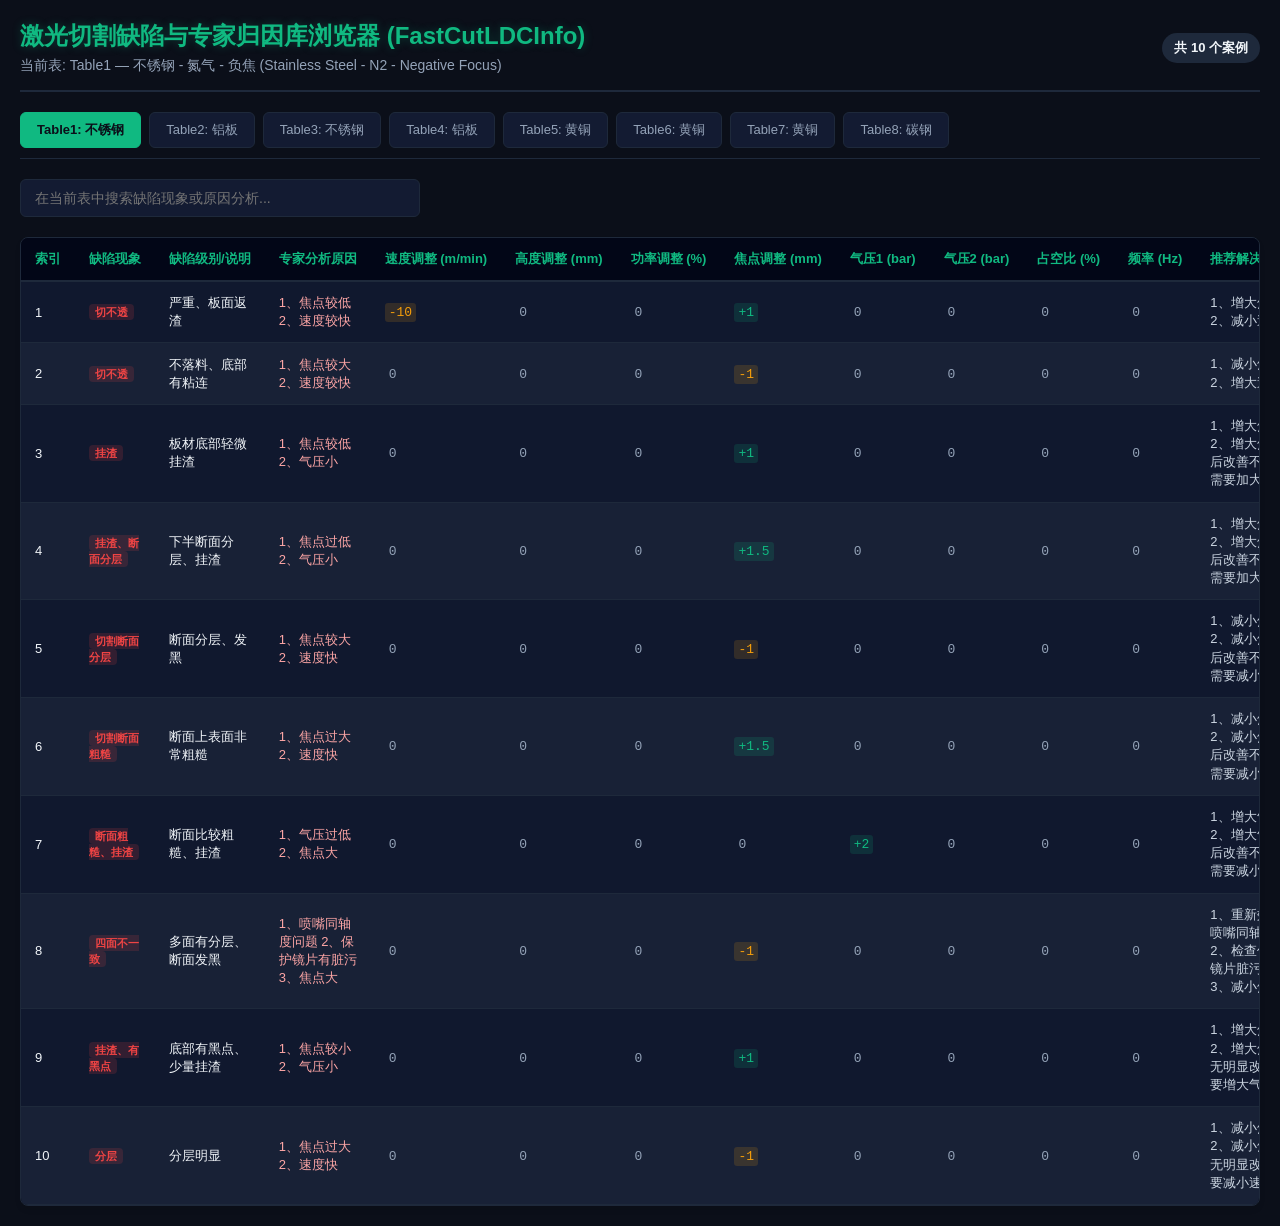
<file: data/FastCutLDCInfo_Viewer.html>
<!DOCTYPE html>
<html lang="zh-CN">
<head>
    <meta charset="UTF-8">
    <title>激光切割缺陷与专家归因库浏览器 (LDC Info Viewer)</title>
    <style>
        :root {
            --bg-color: #0b0f19;
            --panel-bg: #131b32;
            --accent-color: #10b981;
            --accent-hover: #059669;
            --text-main: #f1f5f9;
            --text-muted: #94a3b8;
            --border-color: #1e293b;
            --row-even: #1e293b70;
            --row-odd: #0f172a80;
            --table-header: #020617;
        }

        body {
            font-family: -apple-system, BlinkMacSystemFont, "Segoe UI", Roboto, "Helvetica Neue", Arial, sans-serif;
            background-color: var(--bg-color);
            color: var(--text-main);
            margin: 0;
            padding: 20px;
        }

        .container {
            max-width: 1300px;
            margin: 0 auto;
        }

        header {
            display: flex;
            justify-content: space-between;
            align-items: center;
            border-bottom: 2px solid var(--border-color);
            padding-bottom: 15px;
            margin-bottom: 20px;
        }

        header h1 {
            margin: 0;
            font-size: 24px;
            color: var(--accent-color);
            text-shadow: 0 0 10px rgba(16, 185, 129, 0.3);
        }

        .subtitle {
            color: var(--text-muted);
            font-size: 14px;
            margin-top: 5px;
        }

        /* Tabs menu */
        .tabs-menu {
            display: flex;
            flex-wrap: wrap;
            gap: 8px;
            margin-bottom: 20px;
            border-bottom: 1px solid var(--border-color);
            padding-bottom: 10px;
        }

        .tab-btn {
            background-color: var(--panel-bg);
            border: 1px solid var(--border-color);
            color: var(--text-muted);
            padding: 8px 16px;
            border-radius: 6px;
            cursor: pointer;
            font-size: 13px;
            font-weight: 500;
            transition: all 0.2s;
        }

        .tab-btn:hover {
            color: var(--text-main);
            border-color: var(--accent-color);
        }

        .tab-btn.active {
            background-color: var(--accent-color);
            color: #0b0f19;
            border-color: var(--accent-color);
            font-weight: bold;
        }

        /* Search input */
        .search-container {
            margin-bottom: 20px;
        }

        .search-container input {
            width: 100%;
            max-width: 400px;
            background-color: var(--panel-bg);
            border: 1px solid var(--border-color);
            color: var(--text-main);
            padding: 10px 14px;
            border-radius: 6px;
            font-size: 14px;
            outline: none;
            box-sizing: border-box;
        }

        .search-container input:focus {
            border-color: var(--accent-color);
        }

        /* Table container */
        .table-container {
            background-color: var(--panel-bg);
            border: 1px solid var(--border-color);
            border-radius: 8px;
            overflow-x: auto;
            box-shadow: 0 4px 6px -1px rgba(0, 0, 0, 0.1);
        }

        table {
            width: 100%;
            border-collapse: collapse;
            text-align: left;
            font-size: 13px;
        }

        th {
            background-color: var(--table-header);
            color: var(--accent-color);
            font-weight: bold;
            padding: 12px 14px;
            border-bottom: 2px solid var(--border-color);
            white-space: nowrap;
        }

        td {
            padding: 12px 14px;
            border-bottom: 1px solid var(--border-color);
        }

        tr:nth-child(even) {
            background-color: var(--row-even);
        }

        tr:nth-child(odd) {
            background-color: var(--row-odd);
        }

        tr:hover {
            background-color: rgba(16, 185, 129, 0.08);
        }

        .badge-defect {
            background-color: rgba(239, 68, 68, 0.15);
            color: #ef4444;
            padding: 2px 6px;
            border-radius: 4px;
            font-weight: bold;
            font-size: 11px;
        }
        
        .badge-offset {
            font-family: monospace;
            padding: 2px 4px;
            border-radius: 3px;
            font-weight: 500;
        }

        .offset-positive {
            background-color: rgba(16, 185, 129, 0.15);
            color: #10b981;
        }

        .offset-negative {
            background-color: rgba(245, 158, 11, 0.15);
            color: #f59e0b;
        }

        .offset-zero {
            color: var(--text-muted);
        }

        .text-advice {
            color: #cbd5e1;
            white-space: pre-line;
            line-height: 1.4;
        }
    </style>
</head>
<body>
    <div class="container">
        <header>
            <div>
                <h1>激光切割缺陷与专家归因库浏览器 (FastCutLDCInfo)</h1>
                <div class="subtitle" id="table-subtitle">读取自 data/FastCutLDCInfo.db • 包含 Table1 至 Table8 调参专家库</div>
            </div>
            <div id="stats-badge" style="background-color: var(--border-color); padding: 6px 12px; border-radius: 20px; font-size: 13px; font-weight: bold;">0 个案例</div>
        </header>

        <!-- Tabs Menu -->
        <div class="tabs-menu" id="tabs-container"></div>

        <!-- Search Bar -->
        <div class="search-container">
            <input type="text" id="search-input" placeholder="在当前表中搜索缺陷现象或原因分析..." oninput="filterData()">
        </div>

        <!-- Table -->
        <div class="table-container">
            <table>
                <thead>
                    <tr>
                        <th>索引</th>
                        <th>缺陷现象</th>
                        <th>缺陷级别/说明</th>
                        <th>专家分析原因</th>
                        <th>速度调整 (m/min)</th>
                        <th>高度调整 (mm)</th>
                        <th>功率调整 (%)</th>
                        <th>焦点调整 (mm)</th>
                        <th>气压1 (bar)</th>
                        <th>气压2 (bar)</th>
                        <th>占空比 (%)</th>
                        <th>频率 (Hz)</th>
                        <th>推荐解决方案</th>
                    </tr>
                </thead>
                <tbody id="table-body">
                    <!-- Dynamically populated -->
                </tbody>
            </table>
        </div>
    </div>

    <script>
        const database = {"Table1": {"title": "不锈钢 - 氮气 - 负焦 (Stainless Steel - N2 - Negative Focus)", "columns": ["tableIdx", "mainPhenomenon", "phenomenonLevel", "picPath", "description", "cutVelocity", "cutHeight", "laserPowerPercentage", "focusPostion", "gasPressure", "gasPressure2", "dutyCycle", "pulseFrequency", "para1", "para2", "para3", "para4", "para5", "text1", "text2", "text3", "text4", "text5"], "rows": [{"tableIdx": 1, "mainPhenomenon": "切不透", "phenomenonLevel": "严重、板面返渣", "picPath": "C:/Maxphotonics/LaserCut/FastCutPic/不锈钢-氮气-负焦-切不透-严重、板面返渣.JPG", "description": "1、焦点较低\n2、速度较快", "cutVelocity": -10.0, "cutHeight": 0.0, "laserPowerPercentage": 0.0, "focusPostion": 1.0, "gasPressure": 0.0, "gasPressure2": 0.0, "dutyCycle": 0.0, "pulseFrequency": 0.0, "para1": 0.0, "para2": 0.0, "para3": 0.0, "para4": 0.0, "para5": 0.0, "text1": "1、增大焦点\n2、减小速度", "text2": "", "text3": "", "text4": "", "text5": ""}, {"tableIdx": 2, "mainPhenomenon": "切不透", "phenomenonLevel": "不落料、底部有粘连", "picPath": "C:/Maxphotonics/LaserCut/FastCutPic/不锈钢-氮气-负焦-切不透-不落料、底部有粘连.JPG", "description": "1、焦点较大\n2、速度较快", "cutVelocity": 0.0, "cutHeight": 0.0, "laserPowerPercentage": 0.0, "focusPostion": -1.0, "gasPressure": 0.0, "gasPressure2": 0.0, "dutyCycle": 0.0, "pulseFrequency": 0.0, "para1": 0.0, "para2": 0.0, "para3": 0.0, "para4": 0.0, "para5": 0.0, "text1": "1、减小焦点\n2、增大速度", "text2": "", "text3": "", "text4": "", "text5": ""}, {"tableIdx": 3, "mainPhenomenon": "挂渣", "phenomenonLevel": "板材底部轻微挂渣", "picPath": "C:/Maxphotonics/LaserCut/FastCutPic/不锈钢-氮气-负焦-挂渣-板材底部轻微挂渣.JPG", "description": "1、焦点较低\n2、气压小", "cutVelocity": 0.0, "cutHeight": 0.0, "laserPowerPercentage": 0.0, "focusPostion": 1.0, "gasPressure": 0.0, "gasPressure2": 0.0, "dutyCycle": 0.0, "pulseFrequency": 0.0, "para1": 0.0, "para2": 0.0, "para3": 0.0, "para4": 0.0, "para5": 0.0, "text1": "1、增大焦点\n2、增大焦点后改善不明显需要加大气压", "text2": "", "text3": "", "text4": "", "text5": ""}, {"tableIdx": 4, "mainPhenomenon": "挂渣、断面分层", "phenomenonLevel": "下半断面分层、挂渣", "picPath": "C:/Maxphotonics/LaserCut/FastCutPic/不锈钢-氮气-负焦-挂渣、断面分层-下半断面分层、挂渣.JPG", "description": "1、焦点过低\n2、气压小", "cutVelocity": 0.0, "cutHeight": 0.0, "laserPowerPercentage": 0.0, "focusPostion": 1.5, "gasPressure": 0.0, "gasPressure2": 0.0, "dutyCycle": 0.0, "pulseFrequency": 0.0, "para1": 0.0, "para2": 0.0, "para3": 0.0, "para4": 0.0, "para5": 0.0, "text1": "1、增大焦点\n2、增大焦点后改善不明显需要加大气压", "text2": "", "text3": "", "text4": "", "text5": ""}, {"tableIdx": 5, "mainPhenomenon": "切割断面分层", "phenomenonLevel": "断面分层、发黑", "picPath": "C:/Maxphotonics/LaserCut/FastCutPic/不锈钢-氮气-负焦-切割断面分层-断面分层、发黑.JPG", "description": "1、焦点较大\n2、速度快", "cutVelocity": 0.0, "cutHeight": 0.0, "laserPowerPercentage": 0.0, "focusPostion": -1.0, "gasPressure": 0.0, "gasPressure2": 0.0, "dutyCycle": 0.0, "pulseFrequency": 0.0, "para1": 0.0, "para2": 0.0, "para3": 0.0, "para4": 0.0, "para5": 0.0, "text1": "1、减小焦点\n2、减小焦点后改善不明显需要减小速度", "text2": "", "text3": "", "text4": "", "text5": ""}, {"tableIdx": 6, "mainPhenomenon": "切割断面粗糙", "phenomenonLevel": "断面上表面非常粗糙", "picPath": "C:/Maxphotonics/LaserCut/FastCutPic/不锈钢-氮气-负焦-切割断面粗糙-断面上表面非常粗糙.JPG", "description": "1、焦点过大\n2、速度快", "cutVelocity": 0.0, "cutHeight": 0.0, "laserPowerPercentage": 0.0, "focusPostion": 1.5, "gasPressure": 0.0, "gasPressure2": 0.0, "dutyCycle": 0.0, "pulseFrequency": 0.0, "para1": 0.0, "para2": 0.0, "para3": 0.0, "para4": 0.0, "para5": 0.0, "text1": "1、减小焦点\n2、减小焦点后改善不明显需要减小速度", "text2": "", "text3": "", "text4": "", "text5": ""}, {"tableIdx": 7, "mainPhenomenon": "断面粗糙、挂渣", "phenomenonLevel": "断面比较粗糙、挂渣", "picPath": "C:/Maxphotonics/LaserCut/FastCutPic/不锈钢-氮气-负焦-断面粗糙、挂渣-断面比较粗糙、挂渣.JPG", "description": "1、气压过低\n2、焦点大", "cutVelocity": 0.0, "cutHeight": 0.0, "laserPowerPercentage": 0.0, "focusPostion": 0.0, "gasPressure": 2.0, "gasPressure2": 0.0, "dutyCycle": 0.0, "pulseFrequency": 0.0, "para1": 0.0, "para2": 0.0, "para3": 0.0, "para4": 0.0, "para5": 0.0, "text1": "1、增大气压\n2、增大气压后改善不明显需要减小焦点", "text2": "", "text3": "", "text4": "", "text5": ""}, {"tableIdx": 8, "mainPhenomenon": "四面不一致", "phenomenonLevel": "多面有分层、断面发黑", "picPath": "C:/Maxphotonics/LaserCut/FastCutPic/不锈钢-氮气-负焦-四面不一致-多面有分层、断面发黑.JPG", "description": "1、喷嘴同轴度问题\n2、保护镜片有脏污\n3、焦点大", "cutVelocity": 0.0, "cutHeight": 0.0, "laserPowerPercentage": 0.0, "focusPostion": -1.0, "gasPressure": 0.0, "gasPressure2": 0.0, "dutyCycle": 0.0, "pulseFrequency": 0.0, "para1": 0.0, "para2": 0.0, "para3": 0.0, "para4": 0.0, "para5": 0.0, "text1": "1、重新效准喷嘴同轴度\n2、检查保护镜片脏污\n3、减小焦点", "text2": "", "text3": "", "text4": "", "text5": ""}, {"tableIdx": 9, "mainPhenomenon": "挂渣、有黑点", "phenomenonLevel": "底部有黑点、少量挂渣", "picPath": "C:/Maxphotonics/LaserCut/FastCutPic/不锈钢-氮气-负焦-挂渣、有黑点-底部有黑点、少量挂渣.JPG", "description": "1、焦点较小\n2、气压小", "cutVelocity": 0.0, "cutHeight": 0.0, "laserPowerPercentage": 0.0, "focusPostion": 1.0, "gasPressure": 0.0, "gasPressure2": 0.0, "dutyCycle": 0.0, "pulseFrequency": 0.0, "para1": 0.0, "para2": 0.0, "para3": 0.0, "para4": 0.0, "para5": 0.0, "text1": "1、增大焦点\n2、增大焦点无明显改善需要增大气压", "text2": "", "text3": "", "text4": "", "text5": ""}, {"tableIdx": 10, "mainPhenomenon": "分层", "phenomenonLevel": "分层明显", "picPath": "C:/Maxphotonics/LaserCut/FastCutPic/不锈钢-氮气-负焦-分层-分层明显.JPG", "description": "1、焦点过大\n2、速度快", "cutVelocity": 0.0, "cutHeight": 0.0, "laserPowerPercentage": 0.0, "focusPostion": -1.0, "gasPressure": 0.0, "gasPressure2": 0.0, "dutyCycle": 0.0, "pulseFrequency": 0.0, "para1": 0.0, "para2": 0.0, "para3": 0.0, "para4": 0.0, "para5": 0.0, "text1": "1、减小焦点\n2、减小焦点无明显改善需要减小速度", "text2": "", "text3": "", "text4": "", "text5": ""}]}, "Table2": {"title": "铝板 - 氮气 - 负焦 (Aluminum - N2 - Negative Focus)", "columns": ["tableIdx", "mainPhenomenon", "phenomenonLevel", "picPath", "description", "cutVelocity", "cutHeight", "laserPowerPercentage", "focusPostion", "gasPressure", "gasPressure2", "dutyCycle", "pulseFrequency", "para1", "para2", "para3", "para4", "para5", "text1", "text2", "text3", "text4", "text5"], "rows": [{"tableIdx": 1, "mainPhenomenon": "挂渣、断面粗糙", "phenomenonLevel": "挂渣较多、断面粗糙", "picPath": "C:/Maxphotonics/LaserCut/FastCutPic/不锈钢-空气-负焦-挂渣、断面粗糙-挂渣较多、断面粗糙.JPG", "description": "1、气压过小\n2、速度小", "cutVelocity": 0.0, "cutHeight": 0.0, "laserPowerPercentage": 0.0, "focusPostion": 0.0, "gasPressure": 2.0, "gasPressure2": 0.0, "dutyCycle": 0.0, "pulseFrequency": 0.0, "para1": 0.0, "para2": 0.0, "para3": 0.0, "para4": 0.0, "para5": 0.0, "text1": "1、增大气压\n2、增大气压无明显改善需要增大速度", "text2": "", "text3": "", "text4": "", "text5": ""}, {"tableIdx": 2, "mainPhenomenon": "挂渣", "phenomenonLevel": "断面偏黑、底部挂渣", "picPath": "C:/Maxphotonics/LaserCut/FastCutPic/不锈钢-空气-负焦-挂渣-断面偏黑、底部挂渣.JPG", "description": "1、焦点偏小\n2、气压小", "cutVelocity": 0.0, "cutHeight": 0.0, "laserPowerPercentage": 0.0, "focusPostion": 1.0, "gasPressure": 0.0, "gasPressure2": 0.0, "dutyCycle": 0.0, "pulseFrequency": 0.0, "para1": 0.0, "para2": 0.0, "para3": 0.0, "para4": 0.0, "para5": 0.0, "text1": "1、增大焦点\n2、增大气压无明显改善需要增大气压", "text2": "", "text3": "", "text4": "", "text5": ""}, {"tableIdx": 3, "mainPhenomenon": "断面有凹痕", "phenomenonLevel": "断面有凹痕、颜色偏黑", "picPath": "C:/Maxphotonics/LaserCut/FastCutPic/不锈钢-空气-负焦-断面有凹痕-断面有凹痕、颜色偏黑.JPG", "description": "1、气压过大、氧化反应过剩\n2、焦点较大", "cutVelocity": 0.0, "cutHeight": 0.0, "laserPowerPercentage": 0.0, "focusPostion": 0.0, "gasPressure": -2.0, "gasPressure2": 0.0, "dutyCycle": 0.0, "pulseFrequency": 0.0, "para1": 0.0, "para2": 0.0, "para3": 0.0, "para4": 0.0, "para5": 0.0, "text1": "1、减小气压\n2、减小焦点", "text2": "", "text3": "", "text4": "", "text5": ""}, {"tableIdx": 4, "mainPhenomenon": "切不透", "phenomenonLevel": "切不透、反渣", "picPath": "C:/Maxphotonics/LaserCut/FastCutPic/不锈钢-空气-负焦-切不透-切不透、反渣.JPG", "description": "1、速度过快\n2、焦点过大", "cutVelocity": -10.0, "cutHeight": 0.0, "laserPowerPercentage": 0.0, "focusPostion": 0.0, "gasPressure": 0.0, "gasPressure2": 0.0, "dutyCycle": 0.0, "pulseFrequency": 0.0, "para1": 0.0, "para2": 0.0, "para3": 0.0, "para4": 0.0, "para5": 0.0, "text1": "1、减小速度\n2、减小焦点", "text2": "", "text3": "", "text4": "", "text5": ""}, {"tableIdx": 5, "mainPhenomenon": "挂渣", "phenomenonLevel": "挂渣严重、底部偏黑", "picPath": "C:/Maxphotonics/LaserCut/FastCutPic/不锈钢-空气-负焦-挂渣-挂渣严重、底部偏黑.JPG", "description": "1、速度较慢\n2、气压小", "cutVelocity": 10.0, "cutHeight": 0.0, "laserPowerPercentage": 0.0, "focusPostion": 0.0, "gasPressure": 0.0, "gasPressure2": 0.0, "dutyCycle": 0.0, "pulseFrequency": 0.0, "para1": 0.0, "para2": 0.0, "para3": 0.0, "para4": 0.0, "para5": 0.0, "text1": "1、增大速度\n2、增大速度无明显改善需要增大气压", "text2": "", "text3": "", "text4": "", "text5": ""}]}, "Table3": {"title": "不锈钢 - 氮气 - 负焦2 (Stainless Steel - N2 - Negative Focus 2)", "columns": ["tableIdx", "mainPhenomenon", "phenomenonLevel", "picPath", "description", "cutVelocity", "cutHeight", "laserPowerPercentage", "focusPostion", "gasPressure", "gasPressure2", "dutyCycle", "pulseFrequency", "para1", "para2", "para3", "para4", "para5", "text1", "text2", "text3", "text4", "text5"], "rows": [{"tableIdx": 1, "mainPhenomenon": "挂渣", "phenomenonLevel": "背面挂渣较多", "picPath": "C:/Maxphotonics/LaserCut/FastCutPic/碳钢-空气-负焦-挂渣-背面挂渣较多.JPG", "description": "1、焦点过大\n2、气压小", "cutVelocity": 0.0, "cutHeight": 0.0, "laserPowerPercentage": 0.0, "focusPostion": -1.0, "gasPressure": 0.0, "gasPressure2": 0.0, "dutyCycle": 0.0, "pulseFrequency": 0.0, "para1": 0.0, "para2": 0.0, "para3": 0.0, "para4": 0.0, "para5": 0.0, "text1": "1、减小焦点\n2、调低焦点无明显改善需要增大气压", "text2": "", "text3": "", "text4": "", "text5": ""}, {"tableIdx": 2, "mainPhenomenon": "切不透", "phenomenonLevel": "切不透反渣", "picPath": "C:/Maxphotonics/LaserCut/FastCutPic/碳钢-空气-负焦-切不透-切不透反渣.JPG", "description": "1、焦点过小\n2、气压过大\n3、焦点过大\n4、速度过快", "cutVelocity": 0.0, "cutHeight": 0.0, "laserPowerPercentage": 0.0, "focusPostion": 1.0, "gasPressure": 0.0, "gasPressure2": 0.0, "dutyCycle": 0.0, "pulseFrequency": 0.0, "para1": 0.0, "para2": 0.0, "para3": 0.0, "para4": 0.0, "para5": 0.0, "text1": "1、增大焦点\n2、减小气压\n3、减小焦点\n4、减小速度", "text2": "", "text3": "", "text4": "", "text5": ""}, {"tableIdx": 3, "mainPhenomenon": "挂渣", "phenomenonLevel": "挂硬渣很难去除", "picPath": "C:/Maxphotonics/LaserCut/FastCutPic/碳钢-空气-负焦-挂渣-挂硬渣很难去除.JPG", "description": "1、速度慢\n2、气压小", "cutVelocity": 10.0, "cutHeight": 0.0, "laserPowerPercentage": 0.0, "focusPostion": 0.0, "gasPressure": 0.0, "gasPressure2": 0.0, "dutyCycle": 0.0, "pulseFrequency": 0.0, "para1": 0.0, "para2": 0.0, "para3": 0.0, "para4": 0.0, "para5": 0.0, "text1": "1、增大速度\n2、增大速度无明显改善需要增大气压", "text2": "", "text3": "", "text4": "", "text5": ""}, {"tableIdx": 4, "mainPhenomenon": "挂渣", "phenomenonLevel": "挂渣稍多", "picPath": "C:/Maxphotonics/LaserCut/FastCutPic/碳钢-空气-负焦-挂渣-挂渣稍多.JPG", "description": "1、气压较小\n2、速度慢", "cutVelocity": 0.0, "cutHeight": 0.0, "laserPowerPercentage": 0.0, "focusPostion": 0.0, "gasPressure": 2.0, "gasPressure2": 0.0, "dutyCycle": 0.0, "pulseFrequency": 0.0, "para1": 0.0, "para2": 0.0, "para3": 0.0, "para4": 0.0, "para5": 0.0, "text1": "1、增大气压\n2、增大气压无明显改善需要增大速度", "text2": "", "text3": "", "text4": "", "text5": ""}]}, "Table4": {"title": "铝板 - 氮气 - 负焦2 (Aluminum - N2 - Negative Focus 2)", "columns": ["tableIdx", "mainPhenomenon", "phenomenonLevel", "picPath", "description", "cutVelocity", "cutHeight", "laserPowerPercentage", "focusPostion", "gasPressure", "gasPressure2", "dutyCycle", "pulseFrequency", "para1", "para2", "para3", "para4", "para5", "text1", "text2", "text3", "text4", "text5"], "rows": [{"tableIdx": 1, "mainPhenomenon": "断面分层、粗糙", "phenomenonLevel": "断面分层、比较粗糙", "picPath": "C:/Maxphotonics/LaserCut/FastCutPic/铝板-空气-负焦-标准-效果较好.JPG", "description": "1、焦点过小\n2、气压较低", "cutVelocity": 0.0, "cutHeight": 0.0, "laserPowerPercentage": 0.0, "focusPostion": 1.5, "gasPressure": 0.0, "gasPressure2": 0.0, "dutyCycle": 0.0, "pulseFrequency": 0.0, "para1": 0.0, "para2": 0.0, "para3": 0.0, "para4": 0.0, "para5": 0.0, "text1": "1、增大焦点\n2、增大气压", "text2": "", "text3": "", "text4": "", "text5": ""}, {"tableIdx": 2, "mainPhenomenon": "粗糙", "phenomenonLevel": "断面非常粗糙", "picPath": "C:/Maxphotonics/LaserCut/FastCutPic/铝板-空气-负焦-断面分层、粗糙-断面分层，比较粗糙.JPG", "description": "1、焦点过大\n2、速度快", "cutVelocity": 0.0, "cutHeight": 0.0, "laserPowerPercentage": 0.0, "focusPostion": -1.0, "gasPressure": 0.0, "gasPressure2": 0.0, "dutyCycle": 0.0, "pulseFrequency": 0.0, "para1": 0.0, "para2": 0.0, "para3": 0.0, "para4": 0.0, "para5": 0.0, "text1": "1、减小焦点\n2、减小焦点无明显改善需要减小速度", "text2": "", "text3": "", "text4": "", "text5": ""}, {"tableIdx": 3, "mainPhenomenon": "断面分层、轻微挂渣", "phenomenonLevel": "断面分层、转角挂渣", "picPath": "C:/Maxphotonics/LaserCut/FastCutPic/铝板-空气-负焦-粗糙-断面非常粗糙.JPG", "description": "1、气压偏低\n2、焦点小", "cutVelocity": 0.0, "cutHeight": 0.0, "laserPowerPercentage": 0.0, "focusPostion": 0.0, "gasPressure": 2.0, "gasPressure2": 0.0, "dutyCycle": 0.0, "pulseFrequency": 0.0, "para1": 0.0, "para2": 0.0, "para3": 0.0, "para4": 0.0, "para5": 0.0, "text1": "1、增大气压\n2、增大气压无明显改善需要增大焦点", "text2": "", "text3": "", "text4": "", "text5": ""}, {"tableIdx": 4, "mainPhenomenon": "切割不稳定", "phenomenonLevel": "断面纹路很斜", "picPath": "C:/Maxphotonics/LaserCut/FastCutPic/铝板-空气-负焦-断面分层、轻微挂渣-断面分层、转角挂渣.JPG", "description": "1、速度过快\n2、气压过大", "cutVelocity": -10.0, "cutHeight": 0.0, "laserPowerPercentage": 0.0, "focusPostion": 0.0, "gasPressure": 0.0, "gasPressure2": 0.0, "dutyCycle": 0.0, "pulseFrequency": 0.0, "para1": 0.0, "para2": 0.0, "para3": 0.0, "para4": 0.0, "para5": 0.0, "text1": "1、减小速度\n2、减小气压", "text2": "", "text3": "", "text4": "", "text5": ""}, {"tableIdx": 5, "mainPhenomenon": "挂渣", "phenomenonLevel": "轻微挂渣、底部纹路", "picPath": "C:/Maxphotonics/LaserCut/FastCutPic/铝板-空气-负焦-切割不稳定-断面纹路很斜.JPG", "description": "1、焦点较小\n2、气压较低", "cutVelocity": 0.0, "cutHeight": 0.0, "laserPowerPercentage": 0.0, "focusPostion": 1.0, "gasPressure": 0.0, "gasPressure2": 0.0, "dutyCycle": 0.0, "pulseFrequency": 0.0, "para1": 0.0, "para2": 0.0, "para3": 0.0, "para4": 0.0, "para5": 0.0, "text1": "1、增大焦点\n2、增大气压", "text2": "", "text3": "", "text4": "", "text5": ""}, {"tableIdx": 6, "mainPhenomenon": "纹路不垂直", "phenomenonLevel": "纹路呈圆弧状不垂直", "picPath": "C:/Maxphotonics/LaserCut/FastCutPic/铝板-空气-负焦-挂渣-轻微挂渣、底部纹路.JPG", "description": "1、速度过慢", "cutVelocity": 20.0, "cutHeight": 0.0, "laserPowerPercentage": 0.0, "focusPostion": 0.0, "gasPressure": 0.0, "gasPressure2": 0.0, "dutyCycle": 0.0, "pulseFrequency": 0.0, "para1": 0.0, "para2": 0.0, "para3": 0.0, "para4": 0.0, "para5": 0.0, "text1": "1、增大速度", "text2": "", "text3": "", "text4": "", "text5": ""}]}, "Table5": {"title": "黄铜 - 氮气 - 负焦 (Brass - N2 - Negative Focus)", "columns": ["tableIdx", "mainPhenomenon", "phenomenonLevel", "picPath", "description", "cutVelocity", "cutHeight", "laserPowerPercentage", "focusPostion", "gasPressure", "gasPressure2", "dutyCycle", "pulseFrequency", "para1", "para2", "para3", "para4", "para5", "text1", "text2", "text3", "text4", "text5"], "rows": [{"tableIdx": 1, "mainPhenomenon": "粗糙", "phenomenonLevel": "断面相对粗糙", "picPath": "C:/Maxphotonics/LaserCut/FastCutPic/紫铜-氮气-负焦-粗糙-断面相对粗糙.JPG", "description": "1、气压过大\n2、速度较快", "cutVelocity": 0.0, "cutHeight": 0.0, "laserPowerPercentage": 0.0, "focusPostion": 0.0, "gasPressure": -2.0, "gasPressure2": 0.0, "dutyCycle": 0.0, "pulseFrequency": 0.0, "para1": 0.0, "para2": 0.0, "para3": 0.0, "para4": 0.0, "para5": 0.0, "text1": "1、减小气压\n2、减小速度", "text2": "", "text3": "", "text4": "", "text5": ""}, {"tableIdx": 2, "mainPhenomenon": "粗糙、分层", "phenomenonLevel": "断面比较粗糙、有分层", "picPath": "C:/Maxphotonics/LaserCut/FastCutPic/紫铜-氮气-负焦-粗糙、分层-断面比较粗糙、有分层.JPG", "description": "1、气压过小\n2、焦点较小", "cutVelocity": 0.0, "cutHeight": 0.0, "laserPowerPercentage": 0.0, "focusPostion": 0.0, "gasPressure": 2.0, "gasPressure2": 0.0, "dutyCycle": 0.0, "pulseFrequency": 0.0, "para1": 0.0, "para2": 0.0, "para3": 0.0, "para4": 0.0, "para5": 0.0, "text1": "1、增大气压\n2、增大焦点", "text2": "", "text3": "", "text4": "", "text5": ""}, {"tableIdx": 3, "mainPhenomenon": "粗糙", "phenomenonLevel": "断面非常粗糙", "picPath": "C:/Maxphotonics/LaserCut/FastCutPic/紫铜-氮气-负焦-粗糙-断面非常粗糙.JPG", "description": "1、焦点过大\n2、速度较快", "cutVelocity": 0.0, "cutHeight": 0.0, "laserPowerPercentage": 0.0, "focusPostion": -2.0, "gasPressure": 0.0, "gasPressure2": 0.0, "dutyCycle": 0.0, "pulseFrequency": 0.0, "para1": 0.0, "para2": 0.0, "para3": 0.0, "para4": 0.0, "para5": 0.0, "text1": "1、减小焦点\n2、减小速度", "text2": "", "text3": "", "text4": "", "text5": ""}]}, "Table6": {"title": "黄铜 - 氮气 - 负焦2 (Brass - N2 - Negative Focus 2)", "columns": ["tableIdx", "mainPhenomenon", "phenomenonLevel", "picPath", "description", "cutVelocity", "cutHeight", "laserPowerPercentage", "focusPostion", "gasPressure", "gasPressure2", "dutyCycle", "pulseFrequency", "para1", "para2", "para3", "para4", "para5", "text1", "text2", "text3", "text4", "text5"], "rows": [{"tableIdx": 1, "mainPhenomenon": "粗糙", "phenomenonLevel": "断面相对粗糙有凹痕", "picPath": "C:/Maxphotonics/LaserCut/FastCutPic/紫铜-氧气-负焦-粗糙-断面相对粗糙有凹痕.JPG", "description": "1、气压过大\n2、速度较慢", "cutVelocity": 0.0, "cutHeight": 0.0, "laserPowerPercentage": 0.0, "focusPostion": 0.0, "gasPressure": -2.0, "gasPressure2": 0.0, "dutyCycle": 0.0, "pulseFrequency": 0.0, "para1": 0.0, "para2": 0.0, "para3": 0.0, "para4": 0.0, "para5": 0.0, "text1": "1、减小气压\n2、增大速度", "text2": "", "text3": "", "text4": "", "text5": ""}, {"tableIdx": 2, "mainPhenomenon": "分层、粗糙", "phenomenonLevel": "断面比较粗糙、有分层", "picPath": "C:/Maxphotonics/LaserCut/FastCutPic/紫铜-氧气-负焦-分层、粗糙-断面比较粗糙、有分层.JPG", "description": "1、气压过小\n2、焦点较小", "cutVelocity": 0.0, "cutHeight": 0.0, "laserPowerPercentage": 0.0, "focusPostion": 0.0, "gasPressure": 2.0, "gasPressure2": 0.0, "dutyCycle": 0.0, "pulseFrequency": 0.0, "para1": 0.0, "para2": 0.0, "para3": 0.0, "para4": 0.0, "para5": 0.0, "text1": "1、减小气压\n2、增大焦点", "text2": "", "text3": "", "text4": "", "text5": ""}, {"tableIdx": 3, "mainPhenomenon": "粗糙", "phenomenonLevel": "断面非常粗糙、发黑", "picPath": "C:/Maxphotonics/LaserCut/FastCutPic/紫铜-氧气-负焦-粗糙-断面非常粗糙、发黑.JPG", "description": "1、焦点过大\n2、速度较快", "cutVelocity": 0.0, "cutHeight": 0.0, "laserPowerPercentage": 0.0, "focusPostion": -2.0, "gasPressure": 0.0, "gasPressure2": 0.0, "dutyCycle": 0.0, "pulseFrequency": 0.0, "para1": 0.0, "para2": 0.0, "para3": 0.0, "para4": 0.0, "para5": 0.0, "text1": "1、减小焦点\n2、减小速度", "text2": "", "text3": "", "text4": "", "text5": ""}, {"tableIdx": 4, "mainPhenomenon": "粗糙", "phenomenonLevel": "断面相对粗糙", "picPath": "C:/Maxphotonics/LaserCut/FastCutPic/紫铜-氧气-负焦-粗糙-断面相对粗糙.JPG", "description": "1、速度较快\n2、焦点较大", "cutVelocity": -10.0, "cutHeight": 0.0, "laserPowerPercentage": 0.0, "focusPostion": 0.0, "gasPressure": 0.0, "gasPressure2": 0.0, "dutyCycle": 0.0, "pulseFrequency": 0.0, "para1": 0.0, "para2": 0.0, "para3": 0.0, "para4": 0.0, "para5": 0.0, "text1": "1、减小速度\n2、减小焦点", "text2": "", "text3": "", "text4": "", "text5": ""}, {"tableIdx": 5, "mainPhenomenon": "粗糙、分层", "phenomenonLevel": "断面相对粗糙、有分层", "picPath": "C:/Maxphotonics/LaserCut/FastCutPic/紫铜-氧气-负焦-粗糙、分层-断面相对粗糙、有分层.JPG", "description": "1、焦点偏小\n2、气压偏低", "cutVelocity": 0.0, "cutHeight": 0.0, "laserPowerPercentage": 0.0, "focusPostion": 1.0, "gasPressure": 0.0, "gasPressure2": 0.0, "dutyCycle": 0.0, "pulseFrequency": 0.0, "para1": 0.0, "para2": 0.0, "para3": 0.0, "para4": 0.0, "para5": 0.0, "text1": "1、增大焦点\n2、增大气压", "text2": "", "text3": "", "text4": "", "text5": ""}, {"tableIdx": 6, "mainPhenomenon": "挂渣", "phenomenonLevel": "挂渣较多、断面偏黑", "picPath": "C:/Maxphotonics/LaserCut/FastCutPic/紫铜-氧气-负焦-挂渣-挂渣较多、断面偏黑.JPG", "description": "1、速度较慢\n2、气压较小", "cutVelocity": 10.0, "cutHeight": 0.0, "laserPowerPercentage": 0.0, "focusPostion": 0.0, "gasPressure": 0.0, "gasPressure2": 0.0, "dutyCycle": 0.0, "pulseFrequency": 0.0, "para1": 0.0, "para2": 0.0, "para3": 0.0, "para4": 0.0, "para5": 0.0, "text1": "1、增大速度\n2、增大气压", "text2": "", "text3": "", "text4": "", "text5": ""}]}, "Table7": {"title": "黄铜 - 氮气 - 负焦3 (Brass - N2 - Negative Focus 3)", "columns": ["tableIdx", "mainPhenomenon", "phenomenonLevel", "picPath", "description", "cutVelocity", "cutHeight", "laserPowerPercentage", "focusPostion", "gasPressure", "gasPressure2", "dutyCycle", "pulseFrequency", "para1", "para2", "para3", "para4", "para5", "text1", "text2", "text3", "text4", "text5"], "rows": [{"tableIdx": 1, "mainPhenomenon": "黑边", "phenomenonLevel": "断面黑边、底部毛刺", "picPath": "C:/Maxphotonics/LaserCut/FastCutPic/黄铜-氮气-负焦-黑边-断面黑边、底部毛刺.JPG", "description": "1、焦点较小\n2、气压较低", "cutVelocity": 0.0, "cutHeight": 0.0, "laserPowerPercentage": 0.0, "focusPostion": 1.0, "gasPressure": 0.0, "gasPressure2": 0.0, "dutyCycle": 0.0, "pulseFrequency": 0.0, "para1": 0.0, "para2": 0.0, "para3": 0.0, "para4": 0.0, "para5": 0.0, "text1": "1、增大焦点\n2、增大气压", "text2": "", "text3": "", "text4": "", "text5": ""}, {"tableIdx": 2, "mainPhenomenon": "分层", "phenomenonLevel": "断面分层、纹路很斜", "picPath": "C:/Maxphotonics/LaserCut/FastCutPic/黄铜-氮气-负焦-分层-断面分层、纹路很斜.JPG", "description": "1、速度较快\n2、焦点较大", "cutVelocity": -10.0, "cutHeight": 0.0, "laserPowerPercentage": 0.0, "focusPostion": 0.0, "gasPressure": 0.0, "gasPressure2": 0.0, "dutyCycle": 0.0, "pulseFrequency": 0.0, "para1": 0.0, "para2": 0.0, "para3": 0.0, "para4": 0.0, "para5": 0.0, "text1": "1、减小速度\n2、减小焦点", "text2": "", "text3": "", "text4": "", "text5": ""}, {"tableIdx": 3, "mainPhenomenon": "黑边、挂渣", "phenomenonLevel": "断面黑边、纹路垂直", "picPath": "C:/Maxphotonics/LaserCut/FastCutPic/黄铜-氮气-负焦-黑边、挂渣-断面黑边、纹路垂直.JPG", "description": "1、气压较小\n2、速度较慢", "cutVelocity": 0.0, "cutHeight": 0.0, "laserPowerPercentage": 0.0, "focusPostion": 0.0, "gasPressure": 2.0, "gasPressure2": 0.0, "dutyCycle": 0.0, "pulseFrequency": 0.0, "para1": 0.0, "para2": 0.0, "para3": 0.0, "para4": 0.0, "para5": 0.0, "text1": "1、增大气压\n2、增大速度", "text2": "", "text3": "", "text4": "", "text5": ""}, {"tableIdx": 4, "mainPhenomenon": "黑边", "phenomenonLevel": "断面黑边、底纹路拖尾", "picPath": "C:/Maxphotonics/LaserCut/FastCutPic/黄铜-氮气-负焦-黑边-断面黑边、底纹路拖尾.JPG", "description": "1、速度较慢\n2、气压较小\n3、焦点较小", "cutVelocity": 10.0, "cutHeight": 0.0, "laserPowerPercentage": 0.0, "focusPostion": 0.0, "gasPressure": 0.0, "gasPressure2": 0.0, "dutyCycle": 0.0, "pulseFrequency": 0.0, "para1": 0.0, "para2": 0.0, "para3": 0.0, "para4": 0.0, "para5": 0.0, "text1": "1、减小速度\n2、增大气压\n3、增大焦点", "text2": "", "text3": "", "text4": "", "text5": ""}, {"tableIdx": 5, "mainPhenomenon": "粗糙", "phenomenonLevel": "断面粗糙、有炸点", "picPath": "C:/Maxphotonics/LaserCut/FastCutPic/黄铜-氮气-负焦-粗糙-断面粗糙、有炸点.JPG", "description": "1、气压较大\n2、气体不纯", "cutVelocity": 0.0, "cutHeight": 0.0, "laserPowerPercentage": 0.0, "focusPostion": 0.0, "gasPressure": -2.0, "gasPressure2": 0.0, "dutyCycle": 0.0, "pulseFrequency": 0.0, "para1": 0.0, "para2": 0.0, "para3": 0.0, "para4": 0.0, "para5": 0.0, "text1": "1、减小气压\n2、检查气路气体", "text2": "", "text3": "", "text4": "", "text5": ""}]}, "Table8": {"title": "碳钢 - 氧气 - 正焦 (Carbon Steel - O2 - Positive Focus)", "columns": ["tableIdx", "mainPhenomenon", "phenomenonLevel", "picPath", "description", "cutVelocity", "cutHeight", "laserPowerPercentage", "focusPostion", "gasPressure", "gasPressure2", "dutyCycle", "pulseFrequency", "para1", "para2", "para3", "para4", "para5", "text1", "text2", "text3", "text4", "text5"], "rows": [{"tableIdx": 1, "mainPhenomenon": "切不透", "phenomenonLevel": "表面返渣、冒铁水", "picPath": "C:/Maxphotonics/LaserCut/FastCutPic/碳钢-氧气-正焦-切不透-表面返渣、冒铁水.JPG", "description": "1、气压太小\n2、速度过快\n3、焦点较低\n4、功率较低", "cutVelocity": -10.0, "cutHeight": 0.0, "laserPowerPercentage": 0.0, "focusPostion": 0.5, "gasPressure": 0.1, "gasPressure2": 0.0, "dutyCycle": 0.0, "pulseFrequency": 0.0, "para1": 0.0, "para2": 0.0, "para3": 0.0, "para4": 0.0, "para5": 0.0, "text1": "1、增大气压\n2、减小速度\n3、增大焦点\n4、增大功率", "text2": "", "text3": "", "text4": "", "text5": ""}, {"tableIdx": 2, "mainPhenomenon": "切不透", "phenomenonLevel": "表面切透，底部挂渣", "picPath": "C:/Maxphotonics/LaserCut/FastCutPic/碳钢-氧气-正焦-切不透-表面切透、底部挂渣.JPG", "description": "1、气压过大\n2、功率过高\n3、焦点过大", "cutVelocity": 0.0, "cutHeight": 0.0, "laserPowerPercentage": -5.0, "focusPostion": 0.0, "gasPressure": -0.2, "gasPressure2": 0.0, "dutyCycle": 0.0, "pulseFrequency": 0.0, "para1": 0.0, "para2": 0.0, "para3": 0.0, "para4": 0.0, "para5": 0.0, "text1": "1、减小气压\n2、减小功率\n3、减小焦点", "text2": "", "text3": "", "text4": "", "text5": ""}, {"tableIdx": 3, "mainPhenomenon": "底部挂渣", "phenomenonLevel": "断面正常，底部挂渣", "picPath": "C:/Maxphotonics/LaserCut/FastCutPic/碳钢-氧气-正焦-底部挂渣-断面正常、底部挂渣.JPG", "description": "1、气压过小\n2、速度过低", "cutVelocity": 0.0, "cutHeight": 0.0, "laserPowerPercentage": 0.0, "focusPostion": 0.0, "gasPressure": 0.1, "gasPressure2": 0.0, "dutyCycle": 0.0, "pulseFrequency": 0.0, "para1": 0.0, "para2": 0.0, "para3": 0.0, "para4": 0.0, "para5": 0.0, "text1": "1、增大气压\n2、增大速度", "text2": "", "text3": "", "text4": "", "text5": ""}, {"tableIdx": 4, "mainPhenomenon": "底部挂渣", "phenomenonLevel": "上表面粗糙，底部挂渣", "picPath": "C:/Maxphotonics/LaserCut/FastCutPic/碳钢-氧气-正焦-底部挂渣-上表面粗糙、底部挂渣.JPG", "description": "1、焦点过低\n2、气压较小", "cutVelocity": 0.0, "cutHeight": 0.0, "laserPowerPercentage": 0.0, "focusPostion": 1.0, "gasPressure": 0.0, "gasPressure2": 0.0, "dutyCycle": 0.0, "pulseFrequency": 0.0, "para1": 0.0, "para2": 0.0, "para3": 0.0, "para4": 0.0, "para5": 0.0, "text1": "1、增大焦点\n2、增大气压", "text2": "", "text3": "", "text4": "", "text5": ""}, {"tableIdx": 5, "mainPhenomenon": "下表面挂渣", "phenomenonLevel": "断面下表面挂渣", "picPath": "C:/Maxphotonics/LaserCut/FastCutPic/碳钢-氧气-正焦-下表面挂渣-断面下表面挂渣.JPG", "description": "1、焦点过高\n2、速度较快", "cutVelocity": 0.0, "cutHeight": 0.0, "laserPowerPercentage": 0.0, "focusPostion": -0.5, "gasPressure": 0.0, "gasPressure2": 0.0, "dutyCycle": 0.0, "pulseFrequency": 0.0, "para1": 0.0, "para2": 0.0, "para3": 0.0, "para4": 0.0, "para5": 0.0, "text1": "1、减小焦点\n2、减小速度", "text2": "", "text3": "", "text4": "", "text5": ""}, {"tableIdx": 6, "mainPhenomenon": "下表面凸起熔边", "phenomenonLevel": "底部凸起挂熔边", "picPath": "C:/Maxphotonics/LaserCut/FastCutPic/碳钢-氧气-正焦-下表面凸起熔边-底部凸起挂熔边.JPG", "description": "1、焦点较大\n2、气压较大\n3、切割高度偏高", "cutVelocity": 0.0, "cutHeight": 0.0, "laserPowerPercentage": 0.0, "focusPostion": -0.5, "gasPressure": -0.1, "gasPressure2": 0.0, "dutyCycle": 0.0, "pulseFrequency": 0.0, "para1": 0.0, "para2": 0.0, "para3": 0.0, "para4": 0.0, "para5": 0.0, "text1": "1、减小焦点\n2、减小气压\n3、减小切割高度", "text2": "", "text3": "", "text4": "", "text5": ""}, {"tableIdx": 7, "mainPhenomenon": "断面非常粗糙", "phenomenonLevel": "断面粗糙，纹路过烧", "picPath": "C:/Maxphotonics/LaserCut/FastCutPic/碳钢-氧气-正焦-断面非常粗糙-断面粗糙、纹路过烧.JPG", "description": "1、焦点过低\n2、气压较大\n3、速度较慢", "cutVelocity": 0.0, "cutHeight": 0.0, "laserPowerPercentage": 0.0, "focusPostion": 1.5, "gasPressure": -0.1, "gasPressure2": 0.0, "dutyCycle": 0.0, "pulseFrequency": 0.0, "para1": 0.0, "para2": 0.0, "para3": 0.0, "para4": 0.0, "para5": 0.0, "text1": "1、增大焦点\n2、减小气压\n3、增大速度", "text2": "", "text3": "", "text4": "", "text5": ""}, {"tableIdx": 8, "mainPhenomenon": "断面粗糙", "phenomenonLevel": "断面粗糙，粗纹明显", "picPath": "C:/Maxphotonics/LaserCut/FastCutPic/碳钢-氧气-正焦-断面粗糙-断面粗糙、粗纹明显.JPG", "description": "1、气压过大\n2、焦点过低", "cutVelocity": 0.0, "cutHeight": 0.0, "laserPowerPercentage": 0.0, "focusPostion": 0.5, "gasPressure": -0.1, "gasPressure2": 0.0, "dutyCycle": 0.0, "pulseFrequency": 0.0, "para1": 0.0, "para2": 0.0, "para3": 0.0, "para4": 0.0, "para5": 0.0, "text1": "1、减小气压\n2、增大焦点", "text2": "", "text3": "", "text4": "", "text5": ""}, {"tableIdx": 9, "mainPhenomenon": "断面轻微粗糙", "phenomenonLevel": "上表面轻微粗纹", "picPath": "C:/Maxphotonics/LaserCut/FastCutPic/碳钢-氧气-正焦-断面轻微粗糙-上表面轻微粗纹.JPG", "description": "1、速度过慢\n2、气压过高", "cutVelocity": 10.0, "cutHeight": 0.0, "laserPowerPercentage": 0.0, "focusPostion": 0.0, "gasPressure": 0.0, "gasPressure2": 0.0, "dutyCycle": 0.0, "pulseFrequency": 0.0, "para1": 0.0, "para2": 0.0, "para3": 0.0, "para4": 0.0, "para5": 0.0, "text1": "1、增大速度\n2、减小气压", "text2": "", "text3": "", "text4": "", "text5": ""}, {"tableIdx": 10, "mainPhenomenon": "断面四面不一致", "phenomenonLevel": "四面纹路不均匀", "picPath": "C:/Maxphotonics/LaserCut/FastCutPic/碳钢-氧气-正焦-断面四面不一致-四面纹路不均匀.JPG", "description": "1、喷嘴同轴度较差\n2、保护镜片有脏污\n3、焦点过低", "cutVelocity": 0.0, "cutHeight": 0.0, "laserPowerPercentage": 0.0, "focusPostion": 0.5, "gasPressure": 0.0, "gasPressure2": 0.0, "dutyCycle": 0.0, "pulseFrequency": 0.0, "para1": 0.0, "para2": 0.0, "para3": 0.0, "para4": 0.0, "para5": 0.0, "text1": "1、调节喷嘴同轴度\n2、检查保护镜片\n3、增大焦点", "text2": "", "text3": "", "text4": "", "text5": ""}, {"tableIdx": 11, "mainPhenomenon": "拐角挂渣", "phenomenonLevel": "断面斜纹，拐角挂渣", "picPath": "C:/Maxphotonics/LaserCut/FastCutPic/碳钢-氧气-正焦-拐角挂渣-断面斜纹、拐角挂渣.JPG", "description": "1、速度过快\n2、焦点过高", "cutVelocity": -10.0, "cutHeight": 0.0, "laserPowerPercentage": 0.0, "focusPostion": -0.5, "gasPressure": 0.0, "gasPressure2": 0.0, "dutyCycle": 0.0, "pulseFrequency": 0.0, "para1": 0.0, "para2": 0.0, "para3": 0.0, "para4": 0.0, "para5": 0.0, "text1": "1、减小速度\n2、减小焦点", "text2": "", "text3": "", "text4": "", "text5": ""}]}};
        let currentTable = "Table1";

        function initTabs() {
            const container = document.getElementById('tabs-container');
            container.innerHTML = '';
            
            Object.keys(database).forEach(tableName => {
                const btn = document.createElement('button');
                btn.className = `tab-btn ${tableName === currentTable ? 'active' : ''}`;
                btn.id = `btn-${tableName}`;
                btn.textContent = `${tableName}: ${database[tableName].title.split(' ')[0]}`;
                btn.onclick = () => selectTab(tableName);
                container.appendChild(btn);
            });
            
            updateTable();
        }

        function selectTab(tableName) {
            document.querySelector(`.tab-btn.active`).classList.remove('active');
            document.getElementById(`btn-${tableName}`).classList.add('active');
            currentTable = tableName;
            document.getElementById('search-input').value = '';
            updateTable();
        }

        function formatOffset(val) {
            if (val === 0 || val === 0.0) return `<span class="badge-offset offset-zero">0</span>`;
            const cls = val > 0 ? 'offset-positive' : 'offset-negative';
            const sign = val > 0 ? '+' : '';
            return `<span class="badge-offset ${cls}">${sign}${val}</span>`;
        }

        function updateTable() {
            const tableData = database[currentTable];
            document.getElementById('table-subtitle').textContent = `当前表: ${currentTable} — ${tableData.title}`;
            filterData();
        }

        function filterData() {
            const searchQuery = document.getElementById('search-input').value.toLowerCase();
            const tableData = database[currentTable];
            const tbody = document.getElementById('table-body');
            tbody.innerHTML = '';

            const filteredRows = tableData.rows.filter(row => {
                const matchesPhenomenon = (row.mainPhenomenon || '').toLowerCase().includes(searchQuery);
                const matchesLevel = (row.phenomenonLevel || '').toLowerCase().includes(searchQuery);
                const matchesDesc = (row.description || '').toLowerCase().includes(searchQuery);
                const matchesText1 = (row.text1 || '').toLowerCase().includes(searchQuery);
                return matchesPhenomenon || matchesLevel || matchesDesc || matchesText1;
            });

            filteredRows.forEach(row => {
                const tr = document.createElement('tr');
                tr.innerHTML = `
                    <td>${row.tableIdx}</td>
                    <td><span class="badge-defect">${row.mainPhenomenon || '未知'}</span></td>
                    <td style="font-weight: 500; color: #f1f5f9;">${row.phenomenonLevel || ''}</td>
                    <td style="color: #fca5a5;">${row.description || ''}</td>
                    <td>${formatOffset(row.cutVelocity)}</td>
                    <td>${formatOffset(row.cutHeight)}</td>
                    <td>${formatOffset(row.laserPowerPercentage)}</td>
                    <td>${formatOffset(row.focusPostion)}</td>
                    <td>${formatOffset(row.gasPressure)}</td>
                    <td>${formatOffset(row.gasPressure2)}</td>
                    <td>${formatOffset(row.dutyCycle)}</td>
                    <td>${formatOffset(row.pulseFrequency)}</td>
                    <td class="text-advice">${row.text1 || ''}</td>
                `;
                tbody.appendChild(tr);
            });

            document.getElementById('stats-badge').textContent = `共 ${filteredRows.length} 个案例`;
        }

        // Initialize
        initTabs();
    </script>
</body>
</html>
</file>
